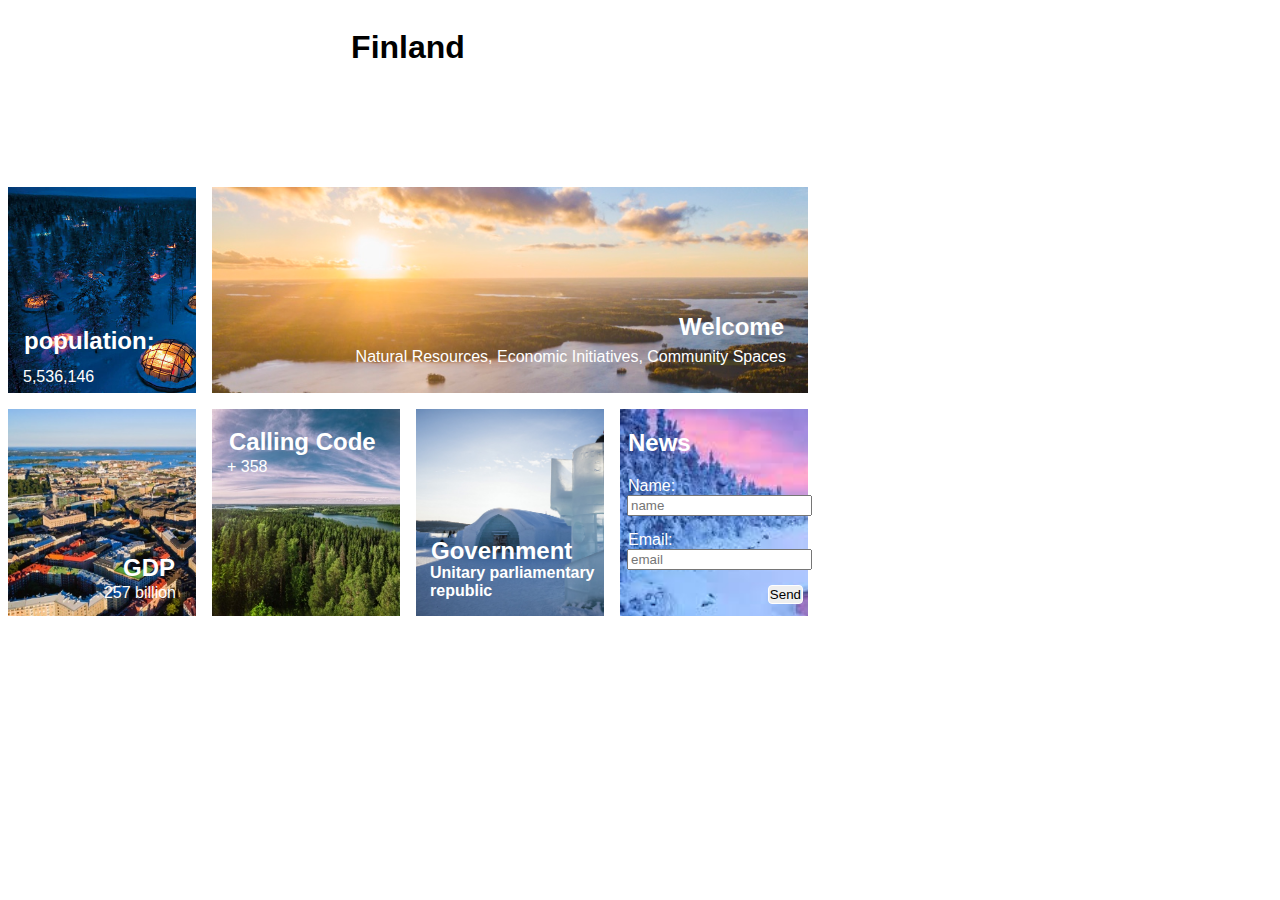
<file: index.html>
<!DOCTYPE html>
<html>
<head>
  <title>Finland</title>
  <meta charset="UTF-8">
  <meta name="viewport" content="width=device-width, initial-scale=1">
  <link href="styles.css" rel="stylesheet">
</head>
<body>
  <div class="dashboard"> 
    <h1 class="title">Finland</h1>

    <div class="population grid-cell">
        <h2>population: </h2>
        <p>5,536,146</p>
    </div>
    
    <div class="welcome grid-cell">
      <h2>Welcome</h2>
      <p>Natural Resources, Economic Initiatives, Community Spaces</p>
    </div>

    <div class="gdp grid-cell">
      <h2>GDP</h2>
      <p>257 billion</p>
    </div>

    <div class="code grid-cell">
      <h2>Calling Code</h2>
      <p>+ 358</p>
    </div>

    <div class="govt grid-cell">
      <h2>Government</h2>
      <p>Unitary parliamentary republic</p>
    </div>

    <div class="news grid-cell">
      <h2>News</h2>
      <label for="name">Name:</label>
      <input id="name" type="text" placeholder="name"/>
      <label for="email">Email:</label>
      <input id="email" type="email" placeholder="email"/>
      <button>Send</button>
    </div>
  </div>
</body>
</html>
</file>
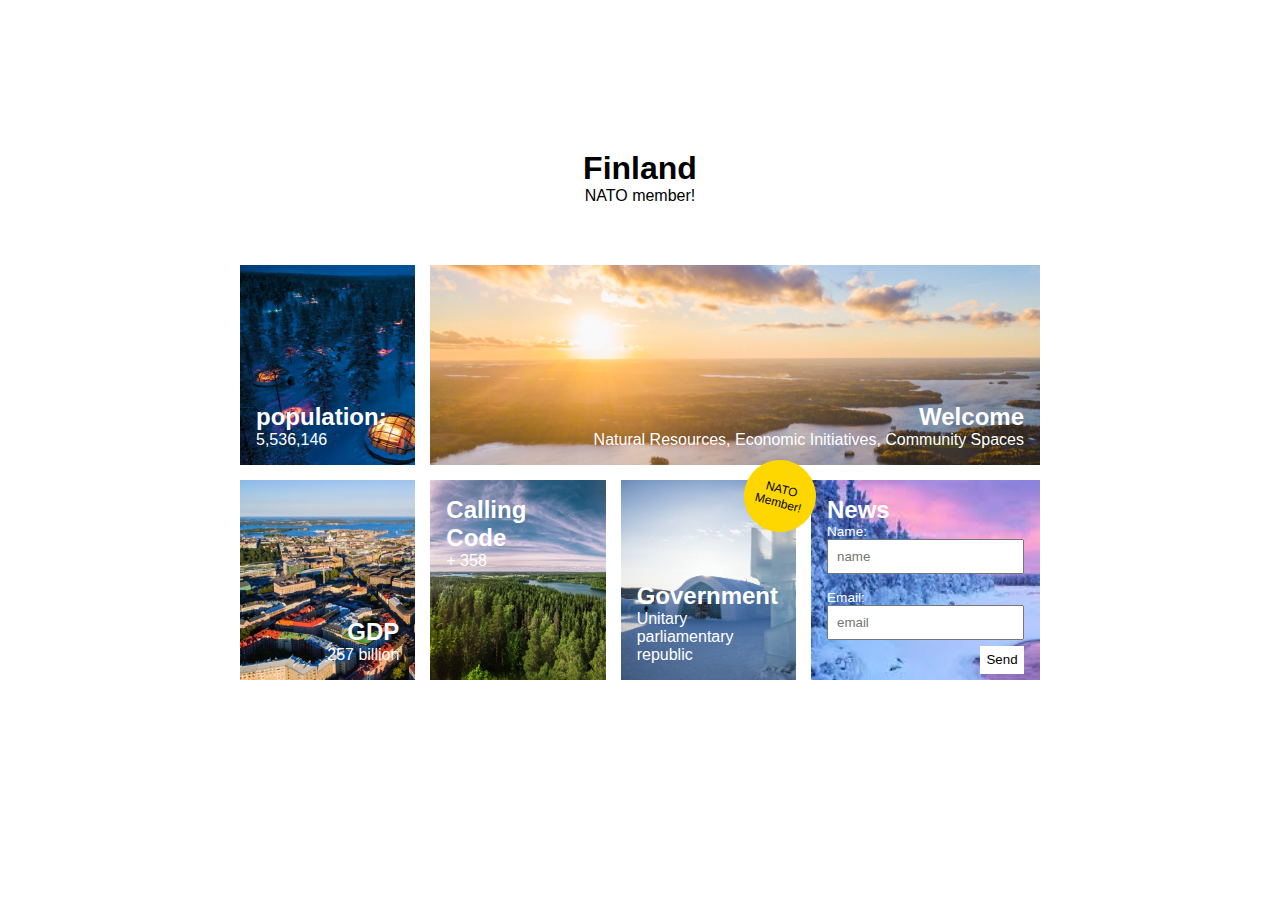
<file: finland-main/index.html>
<!DOCTYPE html>
<html lang="en">
  <head>
    <title>Finland</title>
    <meta charset="UTF-8">
    <meta name="viewport" content="width=device-width, initial-scale=1">
    <link href="styles.css" rel="stylesheet">
  </head>
  <body>
    <div class="dashboard">
      <header class="title">
        <h1>Finland</h1>
        <p>NATO member!</p>
      </header>
      <!-- Population Section -->
      <div class="population grid-cell">
          <h2>population: </h2>
          <p>5,536,146</p>
      </div>
      <!-- Welcome Section -->
      <div class="welcome grid-cell">
        <h2>Welcome</h2>
        <p>Natural Resources, Economic Initiatives, Community Spaces</p>
      </div>
      <!-- GDP Section -->
      <div class="gdp grid-cell">
        <h2>GDP</h2>
        <p>257 billion</p>
      </div>
      <!-- Calling Code Section -->
      <div class="code grid-cell">
        <h2>Calling Code</h2>
        <p>+ 358</p>
      </div>
      <!-- Govt Section -->
      <div class="govt grid-cell">
        <h2>Government</h2>
        <p>Unitary parliamentary republic</p>
        <div class="nato">NATO Member!</div>
      </div>
      <!-- News Section -->
      <div class="news grid-cell">
        <h2>News</h2>
        <!-- Inputs and label -->
        <label for="name">Name:</label>
        <input id="name" type="text" placeholder="name"/>
        <label for="email">Email:</label>
        <input id="email" type="email" placeholder="email"/>
        <button>Send</button>
      </div>
    </div>
  </body>
</html>
</file>
<file: styles.css>
.dashboard {
    display: grid;
    grid-template-columns: repeat(4, 1fr);
    grid-template-rows: repeat(3, 1fr);
    gap: 1rem;
    height: 600px;
    width: 800px;
    font-family: 'Helvetica';
    grid-template-areas: "t t t t"
                         "p w w w" /*Population, Welcome*/
                         "g c m n"; /*GDP, Calling, Gov, News*/
}

h2 {
    font-weight: bold;
}

.title {
    grid-area: t;
    text-align: center;
    font-weight: bold;
}

.population {
    display: flex;
    flex-direction: column;
    grid-area: p;
    justify-content: flex-end;
    align-items: flex-start;
    background-image: url("./images/finland-8.jpg");
    background-size: cover;
    background-repeat: no-repeat;
    color: #fff;
    margin-top: -22px;
    padding-left: 15px;
    line-height: 0%;
}

.population h2 {
    margin-top: -42px;
    padding-left: 1px;
    line-height: 1px;
}

.welcome {
    display: flex;
    flex-direction: column;
    grid-area: w;
    justify-content: flex-end;
    background-image: url("./images/finland-2.jpg");
    background-size: cover;
    background-repeat: no-repeat;
    grid-column: span 3;
    color: #fff;
    align-items: flex-end;
    padding-right: 22px;
    line-height: 40px;
    margin-top: -22px;
}

.welcome h2 {
    padding-right: 2px;
    margin-top: -22px;
    margin-bottom: -26px;
}

.gdp {
    display: flex;
    flex-direction: column;
    grid-area: g;
    color: #fff;
    justify-content: flex-end;
    background-image: url("./images/finland-3.jpg");
    background-size: cover;
    align-items: flex-end;
    background-repeat: no-repeat;
    margin-bottom: -8px;
    line-height: 15px;
    padding-right: 20px;
}

.gdp h2 {
    margin-bottom: -8px;
    line-height: 18px;
    padding-right: 1px;
}

.code {
    display: flex;
    flex-direction: column;
    color: #fff;
    grid-area: c;
    justify-content: flex-start;
    align-items: flex-start;
    background-image: url("./images/finland-4.jpg");
    background-size: cover;
    background-repeat: no-repeat;
    padding-left: 15px;
    padding-top: 2px;
    line-height: 15px;
    margin-bottom: -8px;
}

.code h2 {
    padding-left: 2px;
    padding-top: 2px;
    line-height: 18px;
    margin-bottom: -8px;
}

.govt {
    display: flex;
    flex-direction: column;
    grid-area: m;
    color: #fff;
    justify-content: flex-end;
    background-image: url("./images/finland-1.jpg");
    background-repeat: no-repeat;
    background-size: cover;
    font-weight: bolder;
    align-items: flex-start;
    margin-bottom: -8px;
    padding-left: 14px;
}

.govt h2 {
    margin-bottom: -8px;
    padding-left: 1px;
    line-height: 10px;
}

.news {
    display: flex;
    flex-direction: column;
    color: #fff;
    grid-area: n;
    justify-content: flex-end;
    background-repeat: no-repeat;
    background-image: url("./images/finland-5.jpg");
    background-size: cover;
    align-items: flex-start;
    margin-bottom: -8px;
    padding-left: 8px;
    padding-bottom: 12px;
}

.news input {
    margin-bottom: 15px;
    margin-right: -20px;
    margin-left: -1px;
}

.news > button {
    align-self: flex-end;
    padding: 1px;
    border: 1px solid #fff;
    border-radius: 4px;
    margin-right: 5px;
}
</file>
<file: finland-main/styles.css>
* {
    margin: 0;
}

body, html {
    /* Make the body expand to the full height of the window */
    height: 100%;
}

body {
    /* Center the dashboard in the window */
    display: flex;
    justify-content: center;
    align-items: center;
    font-family: -apple-system, BlinkMacSystemFont, 'Segoe UI', Roboto, Oxygen, Ubuntu, Cantarell, 'Open Sans', 'Helvetica Neue', sans-serif;
    color: #fff;
    /* background-color: rgb(119, 216, 216); */
    /* background-image: url(images/finland-6.png); */
    background-size: cover;
}

/*************/
/* Dashboard */
.dashboard {
    /* border: 1px solid #000; */
    max-width: 800px;
    height: 600px;
    /* Layout the dashboard grid */
    display: grid;
    grid-gap: 15px;
    grid-template-areas: "t t t t"  /* .title first row*/
                            "p w w w"  /* .population and .welcome second row */
                            "d c g n"; /* .gdp, .code, .govt, and .news row 3 */
    grid-template-rows: 100px 200px 200px;
    grid-template-columns: repeat(4, 1fr);
}

/*************/
/* Button and Input Styling */
button {
    padding: 0.5rem;
    border: 0;
    background-color: #fff;
}

input {
    padding: 0.5rem;
}

button, input {
    margin: 0  0 1rem 0;
}

/*************/
/* Name Label */
label {
    font-size: 0.85rem;
}

/*************/
/* Title */
.title { 
    grid-area: t; 
    text-align: center;
    color: #000;
}

/*************/
/* Population Section */
.population { 
    grid-area: p; 
    background-image: url(images/finland-8.jpg);
    background-size: cover;
    display: flex;
    flex-direction: column;
    justify-content: flex-end;
}

/*************/
/* Welcome Section */
.welcome { 
    grid-area: w; 
    background-image: url(images/finland-2.jpg);
    background-size: cover;
    display: flex;
    flex-direction: column;
    justify-content: flex-end;
    align-items: flex-end;
}

/*************/
/* GDP Section */
.gdp { 
    grid-area: d; 
    background-image: url(images/finland-3.jpg);
    background-size: cover;
    display: flex;
    flex-direction: column;
    justify-content: flex-end;
    align-items: flex-end;
}

/*************/
/* Calling Code Section */
.code { 
    grid-area: c; 
    background-image: url(images/finland-4.jpg);
    background-size: cover;
    display: flex;
    flex-direction: column;
    justify-content: flex-start;
}

/*************/
/* Govt Section */
.govt { 
    grid-area: g; 
    background-image: url(images/finland-1.jpg);
    background-size: cover;
    display: flex;
    flex-direction: column;
    justify-content: flex-end;
    position: relative;
}

/*************/
/* News Section */
.news { 
    grid-area: n;
    background-image: url(images/finland-5.jpg);
    background-size: cover;
    display: flex;
    flex-direction: column;
    justify-content: space-evenly;
}

.news button {
    margin-top: -10px;
    padding: .40rem;
    align-self: flex-end;
}

/*************/
/* Grid Cells */
.grid-cell {
    background-color: #fff;
    padding: 1em;
}

/*************/
/* Nato Memeber Circle */   
.nato {
    position: absolute;
    padding: 1rem;
    background-color: gold;
    color: #000;
    width: 40px;
    height: 40px;
    border-radius: 90%;
    font-size: 0.75rem;
    display: flex;
    justify-content: center;
    align-items: center;
    text-align: center;
    right: -20px;
    top: -20px;
    transform: rotate(15deg);
}

/*********************/
/* Media Queries */
/*********************/

/* Tablet screens */
@media only screen and (max-width: 800px) {
    body {
        /* Center the dashboard in the window */
        display: flex;
        justify-content: center;
        align-items: center;
        font-family: -apple-system, BlinkMacSystemFont, 'Segoe UI', Roboto, Oxygen, Ubuntu, Cantarell, 'Open Sans', 'Helvetica Neue', sans-serif;
        color: #fff;
        /* background-color: rgb(119, 216, 216); */
        /* background-image: url(images/finland-6.png); */
        background-size: cover;
    }
    
    .dashboard {
        /* border: 1px solid #000; */
        max-width: 700px;
        height: 800px;
        /* Layout the dashboard grid */
        display: grid;
        grid-gap: 14px;
        grid-template-areas: "t t t" /* title welcome first row */
                             "p p c" /* .population and .code, second row*/
                             "d d d" /* gdp, third row */
                             "w g g" /* .welcome and .govt, fourth row */
                             "n n n"; /* .news, last row */
        grid-template-rows: 100px 200px 200px;
        grid-template-columns: repeat(3, 1fr);
    }

    /* Nato Memeber Circle */
    .nato {
        visibility: hidden;
        position: absolute;
        padding: 1rem;
        background-color: gold;
        color: #000;
        width: 40px;
        height: 40px;
        border-radius: 90%;
        font-size: 0.75rem;
        display: flex;
        justify-content: center;
        align-items: center;
        text-align: center;
        right: -10px;
        top: -20px;
        transform: rotate(15deg);
    }
}

/*********************/
/* Mobile Screens */
@media only screen and (max-width: 480px) {
    body {
        /* Center the dashboard in the window */
        display: flex;
        justify-content: center;
        align-items: center;
        font-family: -apple-system, BlinkMacSystemFont, 'Segoe UI', Roboto, Oxygen, Ubuntu, Cantarell, 'Open Sans', 'Helvetica Neue', sans-serif;
        color: #fff;
        /* background-color: rgb(119, 216, 216); */
        /* background-image: url(images/finland-6.png); */
        background-size: cover;
    }
    
    .dashboard {
        /* border: 1px solid #000; */
        max-width: 400px;
        /* Layout the dashboard grid */
        display: grid;
        grid-gap: 12px;
        grid-template-areas: "t t" /* title welcome first row */
                             "p c" /* .population and .code, second row*/
                             "w g" /* .welcome and .govt, fourth row */
                             "d d" /* gdp, third row */
                             "n n"; /* .news, last row */
        grid-template-rows: 100px 200px 200px;
        grid-template-columns: repeat(2, 1fr);
    }

    /* Nato Memeber Circle */
    .nato {
        visibility: hidden;
        position: absolute;
        padding: 1rem;
        background-color: gold;
        color: #000;
        width: 40px;
        height: 40px;
        border-radius: 90%;
        font-size: 0.75rem;
        display: flex;
        justify-content: center;
        align-items: center;
        text-align: center;
        right: -10px;
        top: -20px;
        transform: rotate(15deg);
    }
}
</file>
